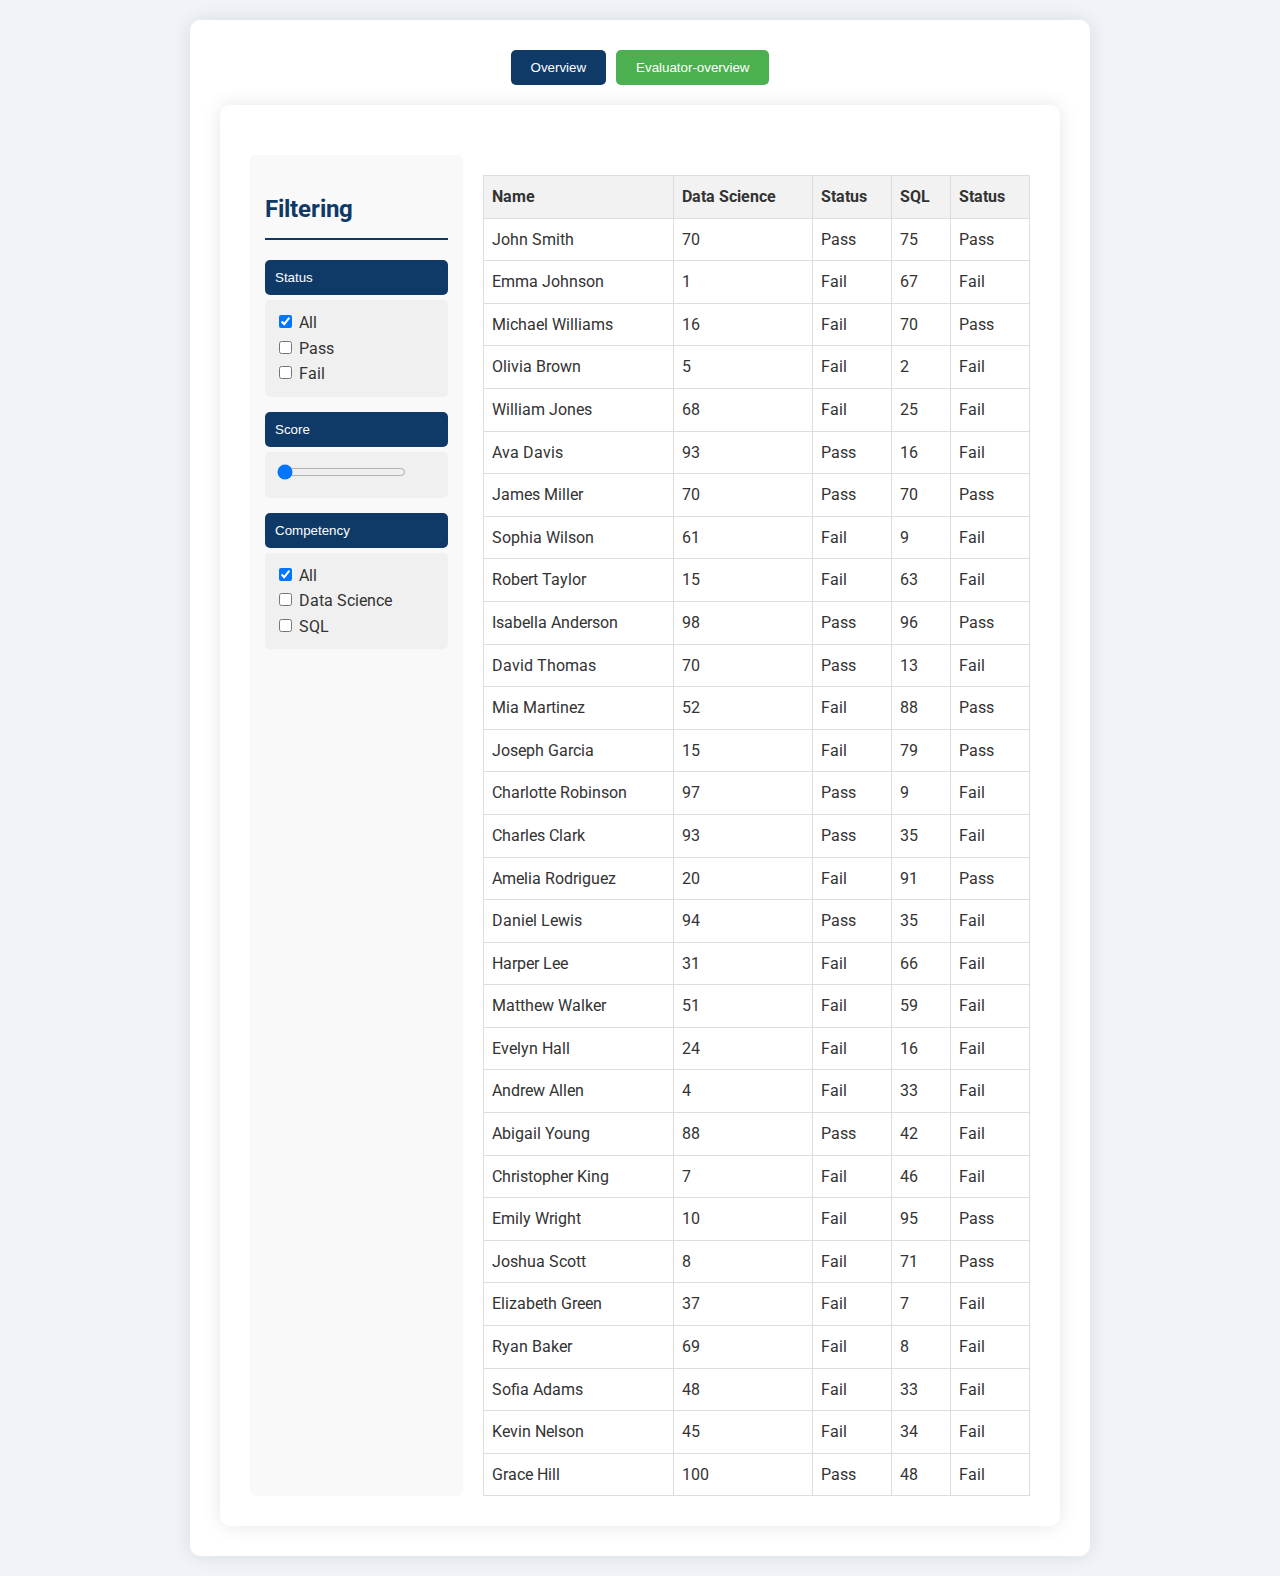
<file: evaluator-overview.html>
<!DOCTYPE html>
<html lang="ko">
<head>
    <meta charset="UTF-8">
    <meta name="viewport" content="width=device-width, initial-scale=1.0">
    <title>Evaluator Overview - Codepresso</title>
    <link href="https://fonts.googleapis.com/css2?family=Roboto:wght@300;400;700&display=swap" rel="stylesheet">
    <link rel="stylesheet" href="styles.css">
    <link rel="stylesheet" href="evaluator-overview.css">
</head>
<body>
    <div class="container">
        <div class="tab-buttons">
            <button class="tab-button" onclick="goToPage('index.html')">Overview</button>
            <button class="tab-button active" onclick="goToPage('evaluator-overview.html')">Evaluator-overview</button>
        </div>
        <div class="container">
          <div class="evaluator-container">
              <div class="evaluator-filter">
                  <h2>Filtering</h2>
                  <div class="filter-group">
                      <button class="toggle-btn" onclick="toggleFilter('statusFilter')">Status</button>
                      <div id="statusFilter" class="filter-content">
                          <label><input type="checkbox" checked> All</label><br>
                          <label><input type="checkbox"> Pass</label><br>
                          <label><input type="checkbox"> Fail</label>
                      </div>
                  </div>
                  <div class="filter-group">
                      <button class="toggle-btn" onclick="toggleFilter('scoreFilter')">Score</button>
                      <div id="scoreFilter" class="filter-content">
                          <input type="range" min="0" max="100" value="0">
                      </div>
                  </div>
                  <div class="filter-group">
                      <button class="toggle-btn" onclick="toggleFilter('competencyFilter')">Competency</button>
                      <div id="competencyFilter" class="filter-content">
                          <label><input type="checkbox" checked> All</label><br>
                          <label><input type="checkbox"> Data Science</label><br>
                          <label><input type="checkbox"> SQL</label>
                      </div>
                  </div>
              </div>
              <div class="evaluator-table">
                  <table id="evaluatorTable">
                      <thead>
                          <tr>
                              <th>Name</th>
                              <th>Data Science</th>
                              <th>Status</th>
                              <th>SQL</th>
                              <th>Status</th>
                          </tr>
                      </thead>
                      <tbody>
                          <!-- JavaScript will populate this -->
                      </tbody>
                  </table>
              </div>
          </div>
      </div>
    </div>

    <script src="evaluator-overview.js"></script>
</body>
</html>
</file>
<file: styles.css>
body {
  font-family: 'Roboto', sans-serif;
  line-height: 1.6;
  color: #333;
  max-width: 900px;
  margin: 0 auto;
  padding: 20px;
  background-color: #f0f4f8;
}

.container {
  background-color: white;
  padding: 30px;
  border-radius: 10px;
  box-shadow: 0 0 20px rgba(0, 0, 0, 0.1);
}

h1, h2, h3 {
  color: #0f3a68;
  border-bottom: 2px solid #0f3a68;
  padding-bottom: 10px;
}

.tab-buttons {
  display: flex;
  justify-content: center;
  margin-bottom: 20px;
}

.tab-button {
  background-color: #0f3a68;
  color: white;
  border: none;
  padding: 10px 20px;
  margin: 0 5px;
  cursor: pointer;
  border-radius: 5px;
  transition: background-color 0.3s ease;
}

.tab-button:hover {
  background-color: #1c5a9c;
}

.tab-button.active {
  background-color: #4CAF50;
}

.tab {
  display: none;
}

.tab.active {
  display: block;
}
#evaluation .tab-buttons {
  margin-bottom: 20px;
}

#evaluation .tab {
  display: none;
}

#evaluation .tab.active {
  display: block;
}
.chart-container {
  margin-top: 20px;
  height: 300px;
}

table {
  width: 100%;
  border-collapse: collapse;
  margin-top: 20px;
}

th, td {
  border: 1px solid #ddd;
  padding: 8px;
  text-align: left;
}

th {
  background-color: #f2f2f2;
}

.tag {
  display: inline-block;
  background-color: #e0e0e0;
  padding: 5px 10px;
  margin: 2px;
  border-radius: 20px;
  font-size: 14px;
}

.evaluator-container {
  display: flex;
  gap: 20px;
  margin-top: 20px;
}

.evaluator-filter {
  flex: 1;
  background-color: #f9f9f9;
  padding: 15px;
  border-radius: 5px;
}

.evaluator-table {
  flex: 3;
}

.filter-group {
  margin-bottom: 15px;
}

.toggle-btn {
  background-color: #0f3a68;
  color: white;
  border: none;
  padding: 10px;
  cursor: pointer;
  border-radius: 5px;
  width: 100%;
  text-align: left;
}

.filter-content {
  padding: 10px;
  background-color: #f0f0f0;
  border-radius: 5px;
  margin-top: 5px;
}
.score-distribution-container {
  display: flex;
  justify-content: space-between;
  margin-bottom: 30px;
}

.chart-wrapper {
  flex: 2;
  margin-right: 20px;
}

.stats-wrapper {
  flex: 1;
  background-color: #f8f9fa;
  padding: 20px;
  border-radius: 10px;
  box-shadow: 0 0 10px rgba(0, 0, 0, 0.1);
}

.stats-container {
  display: flex;
  flex-direction: column;
}


.stat-label {
  font-weight: bold;
  color: #0f3a68;
}

.stat-value {
  font-size: 18px;
  color: #4CAF50;
}

h3 {
  color: #0f3a68;
  margin-bottom: 15px;
}

.chart-container {
  background-color: #fff;
  padding: 20px;
  border-radius: 10px;
  box-shadow: 0 0 10px rgba(0, 0, 0, 0.1);
}

.evaluator-table tbody tr {
  transition: background-color 0.3s ease;
}

.evaluator-table tbody tr:hover {
  background-color: #f0f4f8;
  cursor: pointer;
}
.question-details-container {
  display: flex;
  gap: 20px;
  margin-top: 20px;
}

.question-charts {
  flex: 3;
}

.question-info-wrapper {
  flex: 1;
  background-color: #f8f9fa;
  padding: 20px;
  border-radius: 10px;
  box-shadow: 0 0 10px rgba(0, 0, 0, 0.1);
}

.question-info {
  margin-bottom: 15px;
}

.score-distribution-container,
.question-details-container {
  display: flex;
  gap: 20px;
  margin-top: 20px;
}

.chart-wrapper,
.question-charts {
  flex: 3;
}

.info-wrapper {
  flex: 1;
  background-color: #f8f9fa;
  padding: 20px;
  border-radius: 10px;
  box-shadow: 0 0 10px rgba(0, 0, 0, 0.1);
}

.stats-container,
.question-info {
  margin-bottom: 15px;
}

.stat-item {
  margin-bottom: 10px;
  display: flex;
  justify-content: space-between;
  align-items: center;
}

.stat-label {
  font-weight: bold;
  color: #0f3a68;
}

.stat-value {
  font-size: 16px;
  color: #4CAF50;
}

h3 {
  color: #0f3a68;
  margin-bottom: 15px;
  border-bottom: 1px solid #0f3a68;
  padding-bottom: 5px;
}

.tag-button {
  background-color: #0f3a68;
  color: white;
  border: none;
  padding: 10px 20px;
  margin: 0 5px;
  cursor: pointer;
  border-radius: 5px;
  transition: background-color 0.3s ease;
}

.tag-button:hover {
  background-color: #1c5a9c;
}

.tag-button.active {
  background-color: #4CAF50;
}
</file>
<file: evaluator-overview.css>
body {
  font-family: 'Roboto', sans-serif;
  line-height: 1.6;
  color: #333;
  max-width: 900px;
  margin: 0 auto;
  padding: 20px;
  background-color: #f0f4f8;
}

.container {
  background-color: white;
  padding: 30px;
  border-radius: 10px;
  box-shadow: 0 0 20px rgba(0, 0, 0, 0.1);
}

h1, h2, h3 {
  color: #0f3a68;
  border-bottom: 2px solid #0f3a68;
  padding-bottom: 10px;
}

.evaluator-container {
  display: flex;
  gap: 20px;
  margin-top: 20px;
}

.evaluator-filter {
  flex: 1;
  background-color: #f9f9f9;
  padding: 15px;
  border-radius: 5px;
}

.evaluator-table {
  flex: 3;
}

.filter-group {
  margin-bottom: 15px;
}

.toggle-btn {
  background-color: #0f3a68;
  color: white;
  border: none;
  padding: 10px;
  cursor: pointer;
  border-radius: 5px;
  width: 100%;
  text-align: left;
}

.filter-content {
  padding: 10px;
  background-color: #f0f0f0;
  border-radius: 5px;
  margin-top: 5px;
}

table {
  width: 100%;
  border-collapse: collapse;
  margin-top: 20px;
}

th, td {
  border: 1px solid #ddd;
  padding: 8px;
  text-align: left;
}

th {
  background-color: #f2f2f2;
}

.evaluator-table tbody tr {
  transition: background-color 0.3s ease;
}

.evaluator-table tbody tr:hover {
  background-color: #f0f4f8;
  cursor: pointer;
}
</file>
